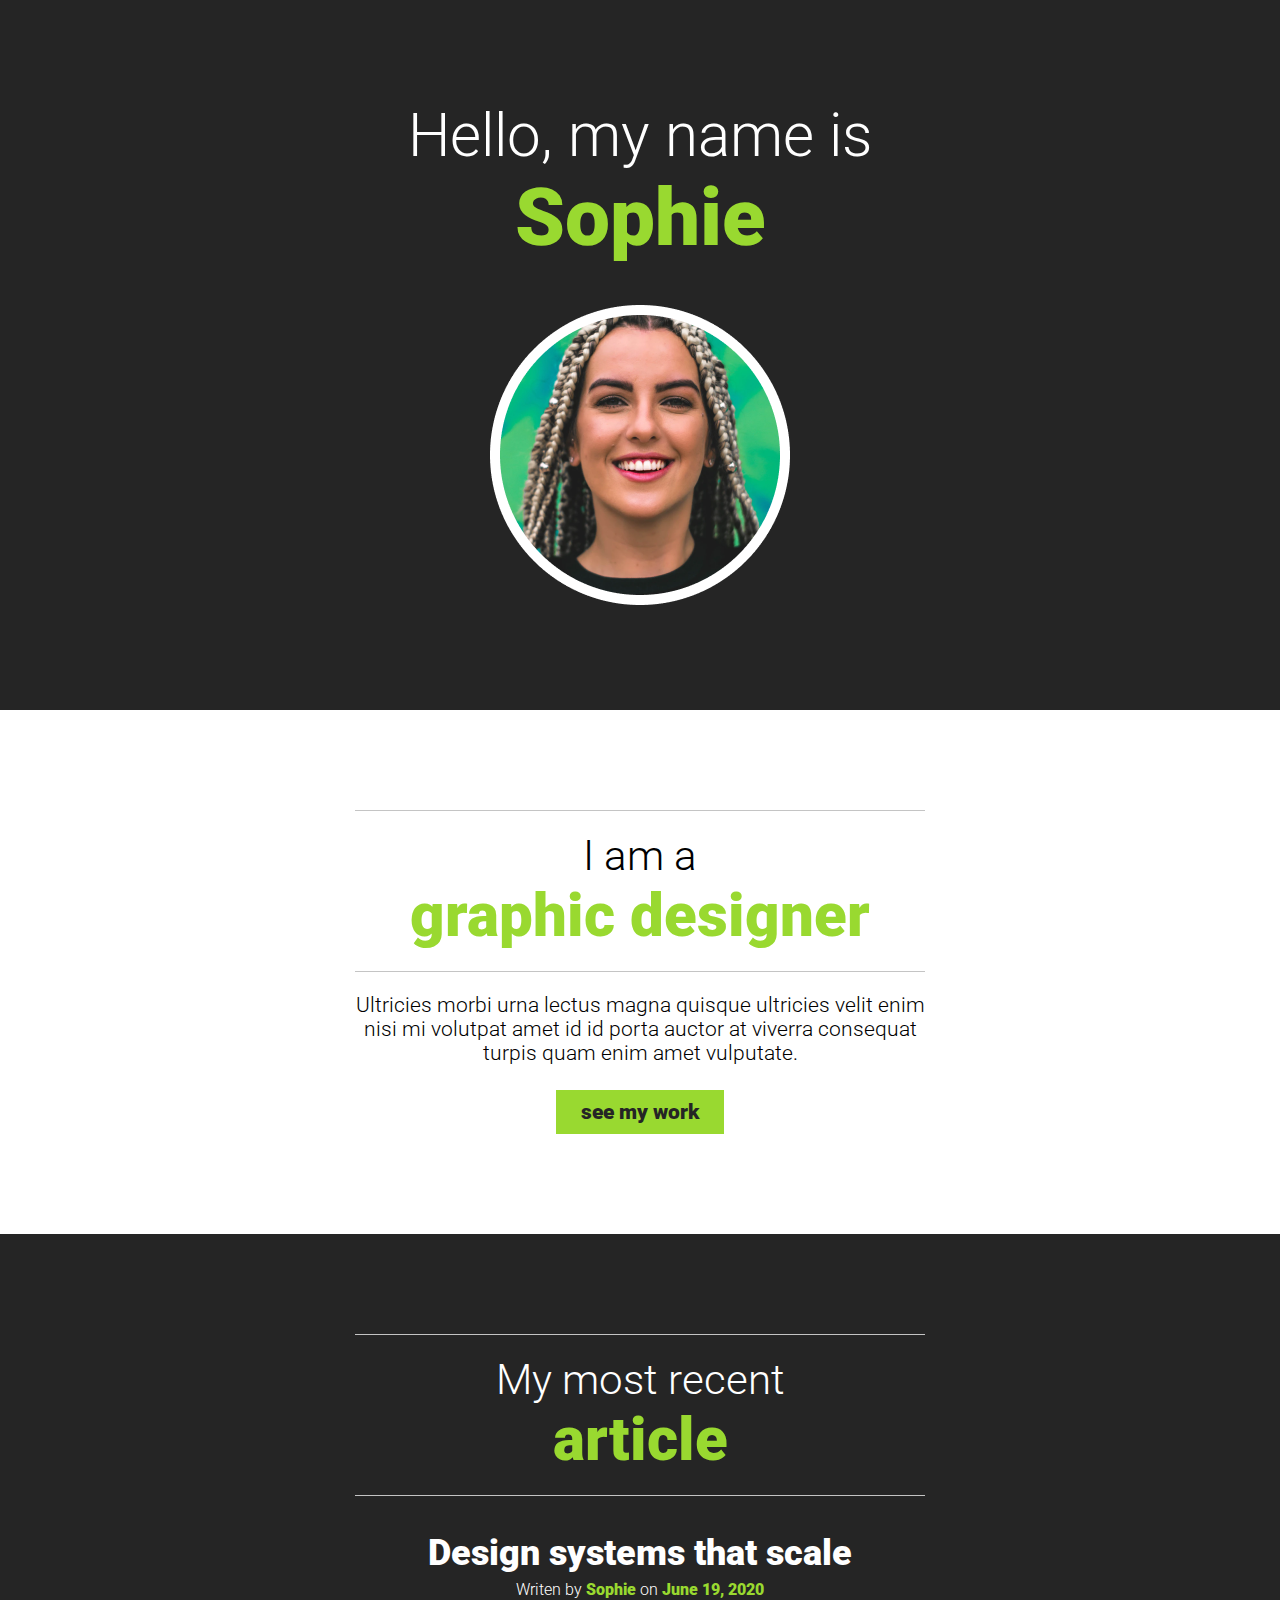
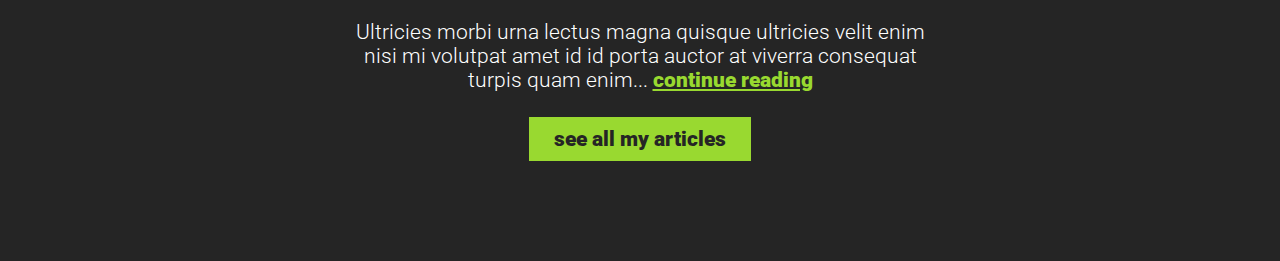
<file: CSS-fundamentals/index.html>
<!DOCTYPE html>
<html lang="en">
  <head>
    <meta charset="UTF-8" />
    <meta http-equiv="X-UA-Compatible" content="IE=edge" />
    <meta name="viewport" content="width=device-width, initial-scale=1.0" />
    <link rel="stylesheet" href="index.css" />
    <title>HTML & CSS Fundamentals | Challenges</title>
  </head>
  <body>
    <header class="inverse">
      <div class="container">
        <h1>Hello, my name is <span class="accent-text">Sophie</span></h1>
        <img src="img/sophie.png" alt="portrait of Sophie" />
      </div>
    </header>

    <section class="about-me">
      <div class="container">
        <h2>I am a <span class="accent-text">graphic designer</span></h2>
        <p>
          Ultricies morbi urna lectus magna quisque ultricies velit enim nisi mi
          volutpat amet id id porta auctor at viverra consequat turpis quam enim
          amet vulputate.
        </p>

        <a href="#" class="btn">see my work</a>
      </div>
    </section>

    <section class="articles inverse">
      <div class="container">
        <h2>My most recent <span class="accent-text">article</span></h2>
        <article>
          <h3>Design systems that scale</h3>
          <p class="small-text">
            Writen by <span class="name">Sophie</span> on
            <time datetime="2020-06-19">June 19, 2020</time>
          </p>
          <p>
            Ultricies morbi urna lectus magna quisque ultricies velit enim nisi
            mi volutpat amet id id porta auctor at viverra consequat turpis quam
            enim... <a href="#">continue reading</a>
          </p>

          <a href="#" class="btn">see all my articles</a>
        </article>
      </div>
    </section>
  </body>
</html>
</file>
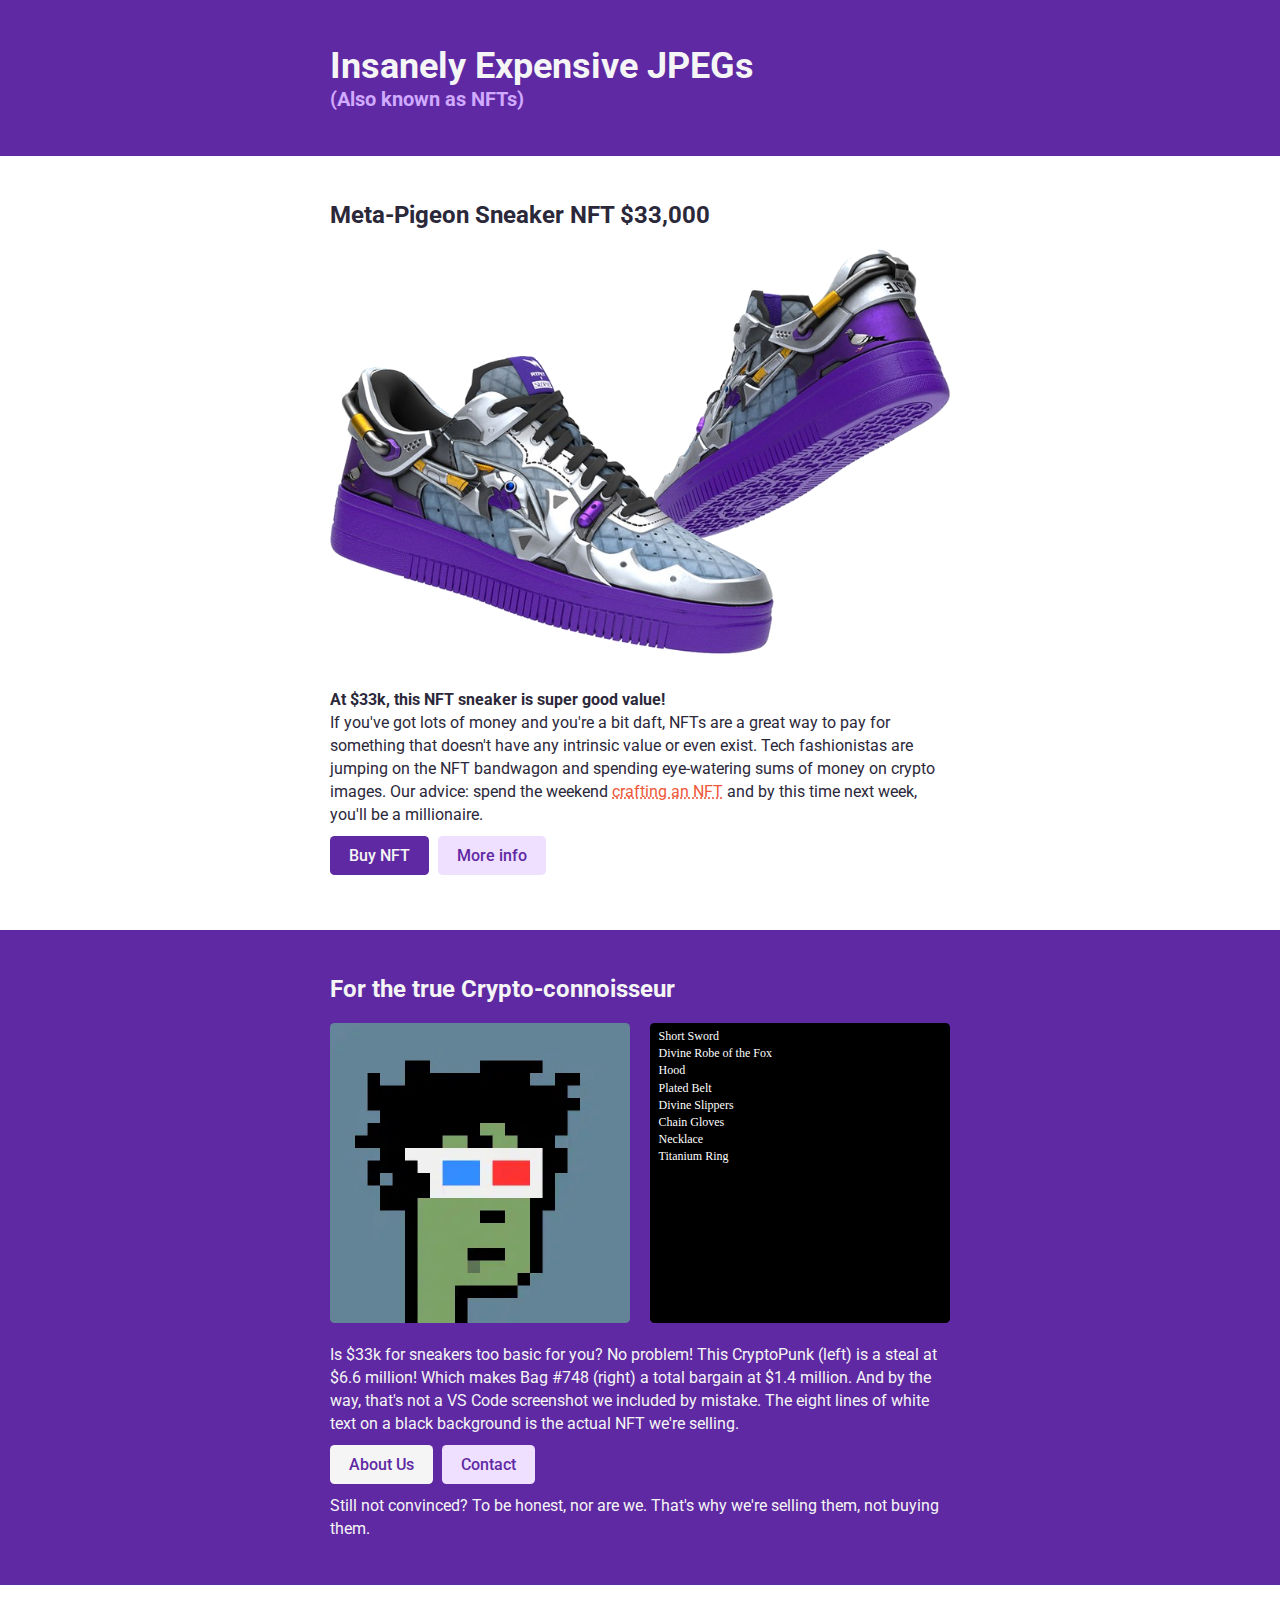
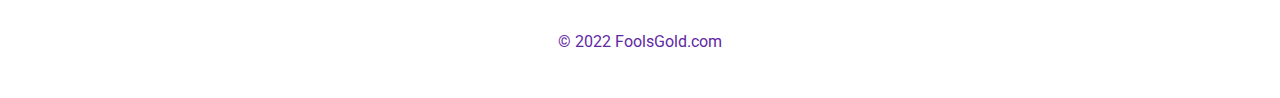
<file: NFT-site/index.html>
<!DOCTYPE html>
<html lang="en">
  <head>
    <meta charset="UTF-8" />
    <meta http-equiv="X-UA-Compatible" content="IE=edge" />
    <meta name="viewport" content="width=device-width, initial-scale=1.0" />
    <link rel="stylesheet" href="index.css" />
    <title>Build an NFT Site</title>
  </head>
  <body>
    <header>
      <div class="container">
        <h1>Insanely Expensive JPEGs</h1>
        <h3>(Also known as NFTs)</h3>
      </div>
    </header>

    <main>
      <section>
        <div class="container">
          <h2>Meta-Pigeon Sneaker NFT $33,000</h2>
          <img
            class="main-image"
            src="images/sneakers-purple.png"
            alt="Purple and silver sneakers"
          />
          <p><strong>At $33k, this NFT sneaker is super good value!</strong></p>
          <p>
            If you've got lots of money and you're a bit daft, NFTs are a great
            way to pay for something that doesn't have any intrinsic value or
            even exist. Tech fashionistas are jumping on the NFT bandwagon and
            spending eye-watering sums of money on crypto images. Our advice:
            spend the weekend <a href="">crafting an NFT</a> and by this time
            next week, you'll be a millionaire.
          </p>
          <a href="#" class="btn btn-dark">Buy NFT</a>
          <a href="#" class="btn btn-mid">More info</a>
        </div>
      </section>

      <section class="section-two">
        <div class="container">
          <h2>For the true Crypto-connoisseur</h2>
          <div class="flex-container">
            <img
              src="images/crypto-punk.jpg"
              alt="punk with blach hair and red and blue glasses"
            />
            <img
              src="images/bag.svg"
              alt="Seven items from a game listed in white on a black background"
            />
          </div>
          <p>
            Is $33k for sneakers too basic for you? No problem! This CryptoPunk
            (left) is a steal at $6.6 million! Which makes Bag #748 (right) a
            total bargain at $1.4 million. And by the way, that's not a VS Code
            screenshot we included by mistake. The eight lines of white text on
            a black background is the actual NFT we're selling.
          </p>
          <a href="#" class="btn btn-light">About Us</a>
          <a href="#" class="btn btn-mid">Contact</a>
          <p>
            Still not convinced? To be honest, nor are we. That's why we're
            selling them, not buying them.
          </p>
        </div>
      </section>
    </main>

    <footer>
      <p>&copy; 2022 FoolsGold.com</p>
    </footer>
  </body>
</html>
</file>
<file: CSS-fundamentals/index.css>
@import url("https://fonts.googleapis.com/css2?family=Roboto:wght@300;900&display=swap");

body {
  margin: 0;
  padding: 0;
  font-family: "Roboto", Arial, Helvetica, sans-serif;
  font-size: 21px;
  font-weight: 300;
  text-align: center;
}

.container {
  width: 570px;
  margin: 0 auto;
}

/* TYPOGRAPHY */

.accent-text {
  display: block;
}

.accent-text,
.name,
time {
  font-weight: 900;
  color: #99d930;
}

h1 .accent-text {
  font-size: 80px;
}

h2 .accent-text {
  font-size: 60px;
}

h1,
h2,
h3 {
  font-weight: 300;
}

h1 {
  font-size: 60px;
  margin-top: 0;
}

h2 {
  font-size: 42px;
  margin: 0 0 20px 0;
  padding: 20px 0;
  border-top: 1px solid #c4c4c4;
  border-bottom: 1px solid #c4c4c4;
}

h3 {
  font-size: 36px;
  font-weight: 900;
  margin-bottom: 0;
}

p {
  margin-bottom: 0;
}

.small-text {
  font-size: 16px;
  margin-top: 6px;
}

a {
  color: #99d930;
  font-weight: 900;
}

a:hover,
a:focus {
  color: #131313;
}

/* LAYOUT */
header,
section {
  padding: 100px 0;
}

.inverse {
  color: #fff;
  background: #252525;
}

.inverse .btn:hover,
.inverse .btn:focus {
  color: #252525;
  background: #fff;
}

.btn {
  display: inline-block;
  color: #252525;
  background: #99d930;
  margin-top: 25px;
  padding: 10px 25px;
  text-decoration: none;
  cursor: pointer;
}

.btn:hover,
.btn:focus {
  color: #fff;
  background: #252525;
}
</file>
<file: NFT-site/index.css>
@import url("https://fonts.googleapis.com/css2?family=Roboto:wght@400;500&display=swap");

* {
  margin: 0;
  box-sizing: border-box;
}

html,
body {
  margin: 0;
}

body {
  font-family: "Roboto", Arial, Helvetica, sans-serif;
  font-size: 16px;
  color: #2b283a;
}

/* TYPOGRAPHY */

h1 {
  font-size: 36px;
  color: #f5f5f5;
}

h2 {
  margin-bottom: 20px;
}

h3 {
  font-size: 20px;
  color: #d0aaff;
  margin: 0;
}

p {
  line-height: 23px;
}

/* LINKS */

a {
  color: #ef5839;
  text-decoration: underline dotted;
}

a:hover,
a:active {
  color: #d4b44c;
}

.btn {
  display: inline-block;
  font-weight: 500;
  margin: 10px 5px 10px 0;
  padding: 10px 19px;
  text-decoration: none;
  border-radius: 4.6px;
}

.btn:hover,
.btn:active {
  background: #f3e885;
  color: #2b283a;
}

.btn-dark {
  background: #5f29a3;
  color: #f5f5f5;
}

.btn-mid {
  color: #5f29a3;
  background: #f0e0ff;
}

.btn-light {
  color: #5f29a3;
  background: #f5f5f5;
}
/* LAYOUT */

.container {
  width: 620px;
  margin: 0 auto;
}

header,
section,
footer {
  padding: 45px 0;
}

header,
.section-two {
  background: #5f29a3;
}

.section-two {
  color: #f5f5f5;
}

.main-image {
  width: 100%;
  margin-bottom: 30px;
}

.flex-container {
  display: flex;
  justify-content: space-between;
  margin-bottom: 20px;
}

.flex-container img {
  width: 300px;
  border-radius: 4.6px;
}

footer {
  text-align: center;
  color: #5f29a3;
}
</file>
